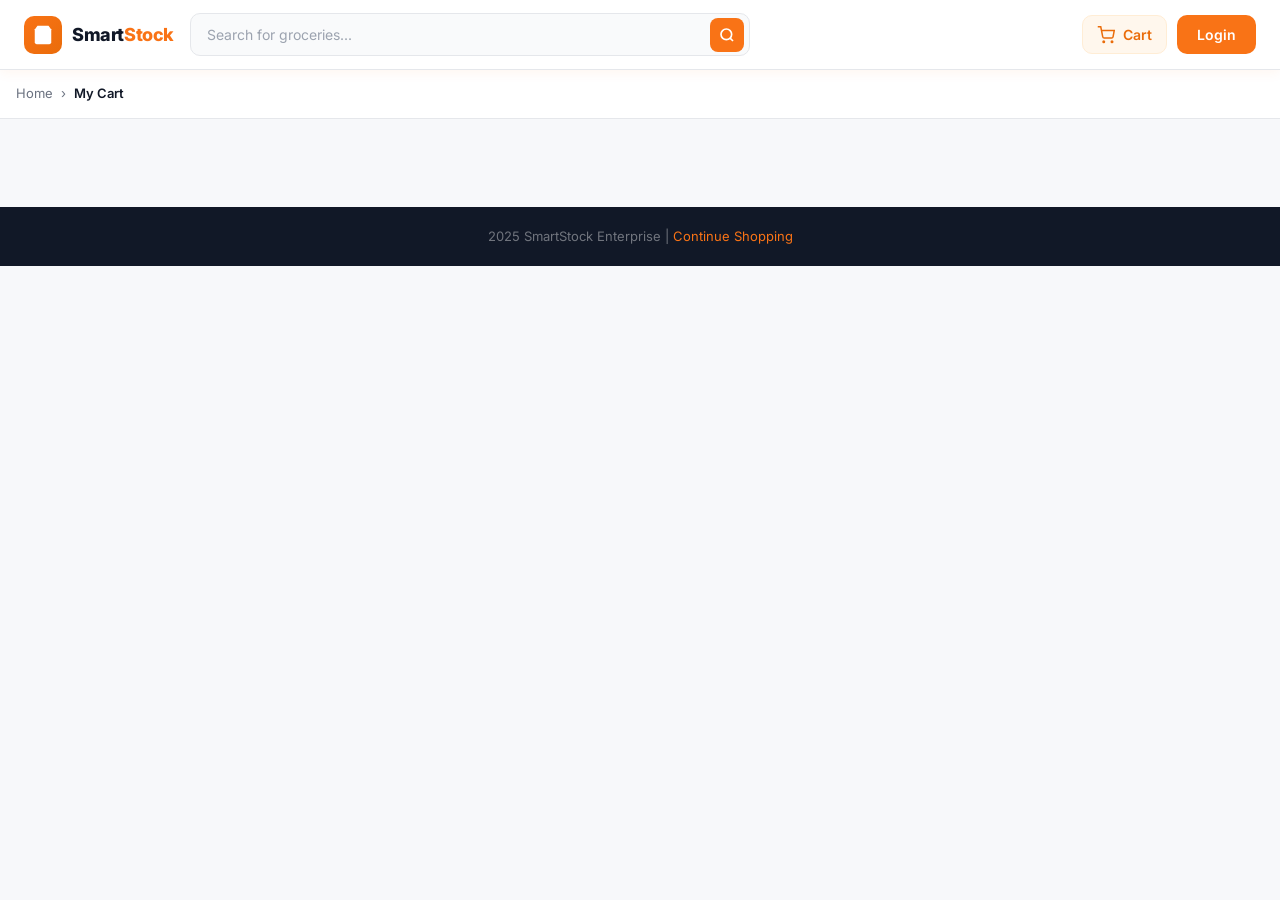
<file: frontend/cart.html>
<!DOCTYPE html>
<html lang="en">

<head>
    <meta charset="UTF-8">
    <meta name="viewport" content="width=device-width, initial-scale=1.0">
    <title>Cart - SmartStock Enterprise</title>
    <meta name="description" content="Review your cart items including smart-locked limited stock products.">
    <link rel="preconnect" href="https://fonts.googleapis.com">
    <link href="https://fonts.googleapis.com/css2?family=Inter:wght@300;400;500;600;700;800&display=swap"
        rel="stylesheet">
    <link href="https://cdn.jsdelivr.net/npm/bootstrap@5.3.2/dist/css/bootstrap.min.css" rel="stylesheet">
    <link rel="stylesheet" href="style.css">
</head>

<body>

    <!-- NAVBAR -->
    <nav class="navbar-main">
        <div class="container-fluid">
            <a href="index.html" class="brand-logo">
                <div class="logo-icon">
                    <svg viewBox="0 0 24 24" xmlns="http://www.w3.org/2000/svg">
                        <path d="M6 2L3 6v14a2 2 0 002 2h14a2 2 0 002-2V6l-3-4z" />
                        <line x1="3" y1="6" x2="21" y2="6" stroke="white" stroke-width="1" fill="none" />
                        <path d="M16 10a4 4 0 01-8 0" fill="none" stroke="white" stroke-width="1.5" />
                    </svg>
                </div>
                <div class="logo-text">Smart<span>Stock</span></div>
            </a>
            <div class="search-wrap">
                <input type="text" id="search-input" placeholder="Search for groceries...">
                <button class="search-btn" onclick="window.location.href='index.html'">
                    <svg width="16" height="16" fill="none" stroke="currentColor" stroke-width="2.5"
                        viewBox="0 0 24 24">
                        <circle cx="11" cy="11" r="8" />
                        <line x1="21" y1="21" x2="16.65" y2="16.65" />
                    </svg>
                </button>
            </div>
            <div class="navbar-right">
                <a href="cart.html" class="btn-cart">
                    <svg width="18" height="18" fill="none" stroke="currentColor" stroke-width="2" viewBox="0 0 24 24">
                        <circle cx="9" cy="21" r="1" />
                        <circle cx="20" cy="21" r="1" />
                        <path d="M1 1h4l2.68 13.39a2 2 0 002 1.61h9.72a2 2 0 002-1.61L23 6H6" />
                    </svg>
                    Cart
                    <span class="cart-badge" style="display:none">0</span>
                </a>
                <button class="btn-login" onclick="window.location.href='index.html'">Continue Shopping</button>
            </div>
        </div>
    </nav>

    <!-- Page Header -->
    <div class="page-header-strip">
        <div class="page-container">
            <div class="breadcrumb-nav">
                <a href="index.html">Home</a>
                <span class="sep">›</span>
                <span class="current">My Cart</span>
            </div>
        </div>
    </div>

    <!-- CART CONTENT -->
    <div class="page-container" style="padding-top:28px;padding-bottom:60px">
        <div class="cart-page-layout" id="cart-items-wrap">

            <!-- Left: Cart Items -->
            <div>
                <!-- Delivery Banner -->
                <div class="delivery-tag" style="margin-bottom:20px">
                    <svg width="20" height="20" fill="none" stroke="currentColor" stroke-width="2" viewBox="0 0 24 24">
                        <rect x="1" y="3" width="15" height="13" />
                        <polygon points="16 8 20 8 23 11 23 16 16 16 16 8" />
                        <circle cx="5.5" cy="18.5" r="2.5" />
                        <circle cx="18.5" cy="18.5" r="2.5" />
                    </svg>
                    <div class="del-text">Free delivery on this order! Orders above Rs.499 get free delivery.</div>
                </div>

                <!-- Normal Items -->
                <div class="cart-section-title">
                    Regular Items
                    <span class="cart-badge-count" id="normal-count">0</span>
                </div>
                <div id="normal-items">
                    <div style="color:var(--gray-400);font-size:14px;padding:20px 0">Loading cart...</div>
                </div>

                <!-- Locked Items -->
                <div id="locked-section" style="margin-top:28px">
                    <div class="cart-section-title">
                        <svg width="18" height="18" fill="none" stroke="currentColor" stroke-width="2.5"
                            viewBox="0 0 24 24" style="color:var(--warning)">
                            <rect x="3" y="11" width="18" height="11" rx="2" />
                            <path d="M7 11V7a5 5 0 0 1 10 0v4" />
                        </svg>
                        Limited Stock - Locked for You
                        <span class="cart-badge-count" id="locked-count" style="background:var(--warning)">0</span>
                    </div>
                    <div
                        style="background:rgba(217,119,6,0.06);border:1px solid rgba(217,119,6,0.15);border-radius:10px;padding:10px 14px;font-size:13px;color:var(--warning);margin-bottom:16px;font-weight:500">
                        These items are reserved exclusively for you. Complete checkout before the timer expires.
                    </div>
                    <div id="locked-items"></div>
                </div>
            </div>

            <!-- Right: Order Summary -->
            <div>
                <div class="cart-summary-box">
                    <div class="summary-title">Order Summary</div>

                    <div class="summary-row">
                        <span>Subtotal</span>
                        <span id="sum-subtotal">Rs.0</span>
                    </div>
                    <div class="summary-row">
                        <span>Delivery</span>
                        <span id="sum-delivery">Rs.40</span>
                    </div>
                    <div class="summary-row" style="color:var(--success)">
                        <span>Discount</span>
                        <span id="sum-discount">-Rs.0</span>
                    </div>
                    <div class="summary-row total">
                        <span>Total</span>
                        <span id="sum-total">Rs.0</span>
                    </div>

                    <div class="summary-savings" id="sum-savings" style="display:none">
                        You are saving money on this order!
                    </div>

                    <a href="checkout.html" class="btn-checkout" id="btn-to-checkout">
                        Proceed to Checkout
                        <svg width="16" height="16" fill="none" stroke="currentColor" stroke-width="2.5"
                            viewBox="0 0 24 24" style="display:inline;margin-left:6px">
                            <line x1="5" y1="12" x2="19" y2="12" />
                            <polyline points="12 5 19 12 12 19" />
                        </svg>
                    </a>

                    <div
                        style="display:flex;align-items:center;justify-content:center;gap:12px;margin-top:18px;flex-wrap:wrap">
                        <img src="https://upload.wikimedia.org/wikipedia/commons/thumb/8/89/Razorpay_logo.svg/200px-Razorpay_logo.svg.png"
                            alt="Razorpay" style="height:18px;filter:grayscale(1);opacity:0.5"
                            onerror="this.style.display='none'">
                        <div style="display:flex;gap:6px;align-items:center;opacity:0.5">
                            <svg width="12" height="12" fill="none" stroke="currentColor" stroke-width="2"
                                viewBox="0 0 24 24">
                                <rect x="3" y="11" width="18" height="11" rx="2" />
                                <path d="M7 11V7a5 5 0 0 1 10 0v4" />
                            </svg>
                            <span style="font-size:11px;color:var(--gray-500)">256-bit SSL Secure</span>
                        </div>
                    </div>
                </div>

                <!-- Why SmartStock -->
                <div class="cart-summary-box" style="margin-top:16px">
                    <div style="font-size:13px;font-weight:700;color:var(--dark);margin-bottom:14px">Why SmartStock?
                    </div>
                    <div style="display:flex;flex-direction:column;gap:10px">
                        <div style="display:flex;gap:10px;align-items:flex-start">
                            <div
                                style="width:8px;height:8px;background:var(--primary);border-radius:50%;margin-top:5px;flex-shrink:0">
                            </div>
                            <div style="font-size:12.5px;color:var(--gray-600)">7-minute atomic locking prevents
                                over-selling</div>
                        </div>
                        <div style="display:flex;gap:10px;align-items:flex-start">
                            <div
                                style="width:8px;height:8px;background:var(--success);border-radius:50%;margin-top:5px;flex-shrink:0">
                            </div>
                            <div style="font-size:12.5px;color:var(--gray-600)">100% fresh quality guarantee on all
                                items</div>
                        </div>
                        <div style="display:flex;gap:10px;align-items:flex-start">
                            <div
                                style="width:8px;height:8px;background:#3B82F6;border-radius:50%;margin-top:5px;flex-shrink:0">
                            </div>
                            <div style="font-size:12.5px;color:var(--gray-600)">Secure Razorpay payment processing</div>
                        </div>
                    </div>
                </div>
            </div>
        </div>
    </div>

    <!-- Footer minimal -->
    <div style="background:var(--dark);color:rgba(255,255,255,0.4);text-align:center;padding:20px;font-size:13px">
        2025 SmartStock Enterprise | <a href="index.html" style="color:var(--primary)">Continue Shopping</a>
    </div>

    <script src="https://cdn.jsdelivr.net/npm/bootstrap@5.3.2/dist/js/bootstrap.bundle.min.js"></script>
    <script src="script.js"></script>
    <script>
        // Update counts after render
        document.addEventListener('DOMContentLoaded', () => {
            setTimeout(() => {
                const nc = document.getElementById('normal-count');
                const lc = document.getElementById('locked-count');
                const cart = JSON.parse(localStorage.getItem('sme_cart') || '[]');
                if (nc) nc.textContent = cart.filter(i => !i.locked).length;
                if (lc) lc.textContent = cart.filter(i => i.locked).length;
            }, 100);
        });
    </script>
</body>

</html>
</file>
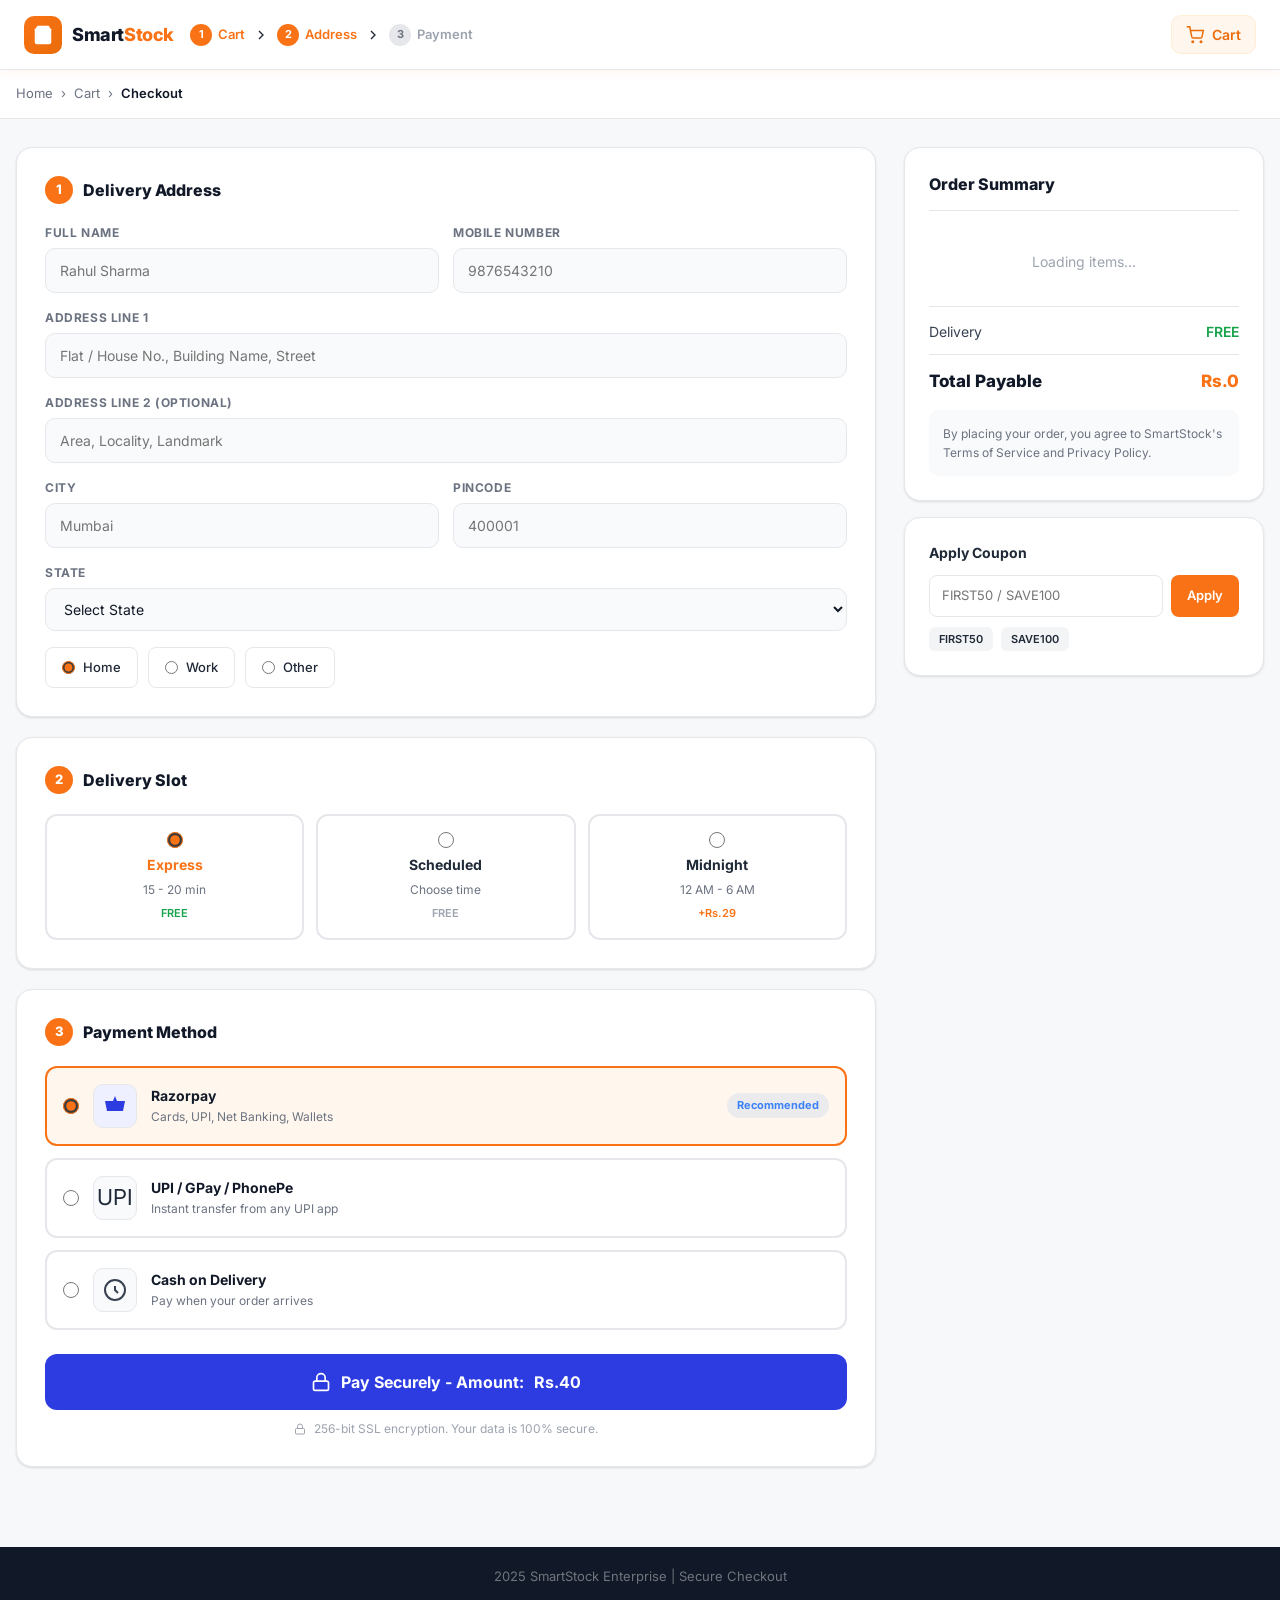
<file: frontend/checkout.html>
<!DOCTYPE html>
<html lang="en">

<head>
    <meta charset="UTF-8">
    <meta name="viewport" content="width=device-width, initial-scale=1.0">
    <title>Checkout - SmartStock Enterprise</title>
    <meta name="description" content="Secure checkout with Razorpay payment gateway.">
    <link rel="preconnect" href="https://fonts.googleapis.com">
    <link href="https://fonts.googleapis.com/css2?family=Inter:wght@300;400;500;600;700;800&display=swap"
        rel="stylesheet">
    <link href="https://cdn.jsdelivr.net/npm/bootstrap@5.3.2/dist/css/bootstrap.min.css" rel="stylesheet">
    <link rel="stylesheet" href="style.css">
</head>

<body>

    <!-- NAVBAR -->
    <nav class="navbar-main">
        <div class="container-fluid">
            <a href="index.html" class="brand-logo">
                <div class="logo-icon">
                    <svg viewBox="0 0 24 24">
                        <path d="M6 2L3 6v14a2 2 0 002 2h14a2 2 0 002-2V6l-3-4z" />
                        <line x1="3" y1="6" x2="21" y2="6" stroke="white" stroke-width="1" fill="none" />
                        <path d="M16 10a4 4 0 01-8 0" fill="none" stroke="white" stroke-width="1.5" />
                    </svg>
                </div>
                <div class="logo-text">Smart<span>Stock</span></div>
            </a>
            <!-- Checkout Steps -->
            <div style="display:flex;align-items:center;gap:8px;font-size:13px;font-weight:600" id="checkout-steps">
                <span style="display:flex;align-items:center;gap:6px;color:var(--primary)">
                    <span
                        style="width:22px;height:22px;border-radius:50%;background:var(--primary);color:white;font-size:11px;display:flex;align-items:center;justify-content:center;font-weight:700">1</span>
                    Cart
                </span>
                <svg width="16" height="16" fill="none" stroke="currentColor" stroke-width="2" viewBox="0 0 24 24">
                    <polyline points="9 18 15 12 9 6" />
                </svg>
                <span style="display:flex;align-items:center;gap:6px;color:var(--primary)">
                    <span
                        style="width:22px;height:22px;border-radius:50%;background:var(--primary);color:white;font-size:11px;display:flex;align-items:center;justify-content:center;font-weight:700">2</span>
                    Address
                </span>
                <svg width="16" height="16" fill="none" stroke="currentColor" stroke-width="2" viewBox="0 0 24 24">
                    <polyline points="9 18 15 12 9 6" />
                </svg>
                <span style="display:flex;align-items:center;gap:6px;color:var(--gray-400)">
                    <span
                        style="width:22px;height:22px;border-radius:50%;background:var(--gray-200);color:var(--gray-500);font-size:11px;display:flex;align-items:center;justify-content:center;font-weight:700">3</span>
                    Payment
                </span>
            </div>
            <div class="navbar-right">
                <a href="cart.html" class="btn-cart">
                    <svg width="18" height="18" fill="none" stroke="currentColor" stroke-width="2" viewBox="0 0 24 24">
                        <circle cx="9" cy="21" r="1" />
                        <circle cx="20" cy="21" r="1" />
                        <path d="M1 1h4l2.68 13.39a2 2 0 002 1.61h9.72a2 2 0 002-1.61L23 6H6" />
                    </svg>
                    Cart <span class="cart-badge" style="display:none">0</span>
                </a>
            </div>
        </div>
    </nav>

    <!-- SUCCESS PAGE -->
    <div id="order-success" style="display:none">
        <div class="page-container" style="padding-top:60px;padding-bottom:60px">
            <div class="success-page">
                <div class="success-card">
                    <div class="success-icon">
                        <svg width="40" height="40" fill="none" stroke="#16A34A" stroke-width="2.5" viewBox="0 0 24 24">
                            <polyline points="20 6 9 17 4 12" />
                        </svg>
                    </div>
                    <h2>Order Placed Successfully!</h2>
                    <p>Thank you for shopping with SmartStock Enterprise.</p>
                    <p>Your order <strong class="success-order-id" id="success-order-id">SSE-XXXX</strong> is confirmed.
                    </p>
                    <p style="margin-top:6px">Amount paid: <strong id="success-amount"
                            style="color:var(--primary)"></strong></p>
                    <div
                        style="background:var(--gray-50);border:1.5px solid var(--gray-200);border-radius:12px;padding:16px;margin:24px 0;text-align:left">
                        <div style="font-size:13px;color:var(--gray-500);margin-bottom:8px;font-weight:600">DELIVERY
                            ESTIMATE</div>
                        <div style="font-size:24px;font-weight:800;color:var(--dark)">15 - 20 minutes</div>
                        <div style="font-size:13px;color:var(--gray-500);margin-top:4px">Our delivery partner is already
                            on the way</div>
                    </div>
                    <a href="index.html" class="btn-shop-now" style="display:flex;justify-content:center;margin:0 auto">
                        Continue Shopping
                    </a>
                </div>
            </div>
        </div>
    </div>

    <!-- CHECKOUT FORM -->
    <div id="checkout-form-area">
        <div class="page-header-strip">
            <div class="page-container">
                <div class="breadcrumb-nav">
                    <a href="index.html">Home</a>
                    <span class="sep">›</span>
                    <a href="cart.html">Cart</a>
                    <span class="sep">›</span>
                    <span class="current">Checkout</span>
                </div>
            </div>
        </div>

        <div class="page-container" style="padding-top:28px;padding-bottom:60px">
            <div class="checkout-layout">

                <!-- Left: Forms -->
                <div>
                    <!-- Delivery Address -->
                    <div class="checkout-card">
                        <div class="checkout-card-title">
                            <span class="step-badge">1</span>
                            Delivery Address
                        </div>
                        <div class="form-row">
                            <div class="form-group">
                                <label>Full Name</label>
                                <input type="text" id="chk-name" placeholder="Rahul Sharma">
                            </div>
                            <div class="form-group">
                                <label>Mobile Number</label>
                                <input type="tel" id="chk-phone" placeholder="9876543210" maxlength="10">
                            </div>
                        </div>
                        <div class="form-group">
                            <label>Address Line 1</label>
                            <input type="text" id="chk-addr1" placeholder="Flat / House No., Building Name, Street">
                        </div>
                        <div class="form-group">
                            <label>Address Line 2 (Optional)</label>
                            <input type="text" id="chk-addr2" placeholder="Area, Locality, Landmark">
                        </div>
                        <div class="form-row">
                            <div class="form-group">
                                <label>City</label>
                                <input type="text" id="chk-city" placeholder="Mumbai">
                            </div>
                            <div class="form-group">
                                <label>Pincode</label>
                                <input type="text" id="chk-pin" placeholder="400001" maxlength="6">
                            </div>
                        </div>
                        <div class="form-group">
                            <label>State</label>
                            <select id="chk-state">
                                <option value="">Select State</option>
                                <option>Maharashtra</option>
                                <option>Delhi</option>
                                <option>Karnataka</option>
                                <option>Tamil Nadu</option>
                                <option>Gujarat</option>
                                <option>Rajasthan</option>
                                <option>West Bengal</option>
                                <option>Uttar Pradesh</option>
                                <option>Telangana</option>
                                <option>Kerala</option>
                                <option>Punjab</option>
                                <option>Haryana</option>
                            </select>
                        </div>
                        <div style="display:flex;gap:10px;flex-wrap:wrap">
                            <label
                                style="display:flex;align-items:center;gap:8px;cursor:pointer;padding:10px 16px;border:1.5px solid var(--gray-200);border-radius:8px;font-size:13px;font-weight:500">
                                <input type="radio" name="addr-type" value="home" checked
                                    style="accent-color:var(--primary)"> Home
                            </label>
                            <label
                                style="display:flex;align-items:center;gap:8px;cursor:pointer;padding:10px 16px;border:1.5px solid var(--gray-200);border-radius:8px;font-size:13px;font-weight:500">
                                <input type="radio" name="addr-type" value="work" style="accent-color:var(--primary)">
                                Work
                            </label>
                            <label
                                style="display:flex;align-items:center;gap:8px;cursor:pointer;padding:10px 16px;border:1.5px solid var(--gray-200);border-radius:8px;font-size:13px;font-weight:500">
                                <input type="radio" name="addr-type" value="other" style="accent-color:var(--primary)">
                                Other
                            </label>
                        </div>
                    </div>

                    <!-- Delivery Slot -->
                    <div class="checkout-card">
                        <div class="checkout-card-title">
                            <span class="step-badge">2</span>
                            Delivery Slot
                        </div>
                        <div style="display:grid;grid-template-columns:repeat(3,1fr);gap:12px">
                            <label class="payment-method-card" style="flex-direction:column;gap:6px;">
                                <input type="radio" name="slot" value="express" checked
                                    style="accent-color:var(--primary)">
                                <div style="font-weight:700;font-size:14px;color:var(--primary)">Express</div>
                                <div style="font-size:12px;color:var(--gray-500)">15 - 20 min</div>
                                <div style="font-size:11px;font-weight:600;color:var(--success)">FREE</div>
                            </label>
                            <label class="payment-method-card" style="flex-direction:column;gap:6px;">
                                <input type="radio" name="slot" value="scheduled" style="accent-color:var(--primary)">
                                <div style="font-weight:700;font-size:14px">Scheduled</div>
                                <div style="font-size:12px;color:var(--gray-500)">Choose time</div>
                                <div style="font-size:11px;font-weight:600;color:var(--gray-400)">FREE</div>
                            </label>
                            <label class="payment-method-card" style="flex-direction:column;gap:6px;">
                                <input type="radio" name="slot" value="midnight" style="accent-color:var(--primary)">
                                <div style="font-weight:700;font-size:14px">Midnight</div>
                                <div style="font-size:12px;color:var(--gray-500)">12 AM - 6 AM</div>
                                <div style="font-size:11px;font-weight:600;color:var(--primary)">+Rs.29</div>
                            </label>
                        </div>
                    </div>

                    <!-- Payment Method -->
                    <div class="checkout-card">
                        <div class="checkout-card-title">
                            <span class="step-badge">3</span>
                            Payment Method
                        </div>
                        <div class="payment-methods">
                            <div class="payment-method-card selected" onclick="selectPayment('razorpay', this)">
                                <input type="radio" name="payment" value="razorpay" checked>
                                <div class="payment-method-icon" style="background:#EEF0FF">
                                    <svg width="24" height="24" viewBox="0 0 24 24" fill="#2D3CE1">
                                        <path d="M2 7h20l-2 10H4L2 7z" />
                                        <path d="M12 2l-2 5h4l-2-5z" />
                                    </svg>
                                </div>
                                <div class="payment-method-info">
                                    <div class="payment-method-name">Razorpay</div>
                                    <div class="payment-method-desc">Cards, UPI, Net Banking, Wallets</div>
                                </div>
                                <span class="chip chip-blue">Recommended</span>
                            </div>
                            <div class="payment-method-card" onclick="selectPayment('upi', this)">
                                <input type="radio" name="payment" value="upi">
                                <div class="payment-method-icon">
                                    <img src="https://upload.wikimedia.org/wikipedia/commons/thumb/e/e1/UPI-Logo-vector.svg/120px-UPI-Logo-vector.svg.png"
                                        alt="UPI" style="width:36px;height:auto"
                                        onerror="this.parentElement.innerHTML='UPI'">
                                </div>
                                <div class="payment-method-info">
                                    <div class="payment-method-name">UPI / GPay / PhonePe</div>
                                    <div class="payment-method-desc">Instant transfer from any UPI app</div>
                                </div>
                            </div>
                            <div class="payment-method-card" onclick="selectPayment('cod', this)">
                                <input type="radio" name="payment" value="cod">
                                <div class="payment-method-icon">
                                    <svg width="24" height="24" fill="none" stroke="#374151" stroke-width="2"
                                        viewBox="0 0 24 24">
                                        <circle cx="12" cy="12" r="10" />
                                        <path d="M12 8v4l3 3" />
                                    </svg>
                                </div>
                                <div class="payment-method-info">
                                    <div class="payment-method-name">Cash on Delivery</div>
                                    <div class="payment-method-desc">Pay when your order arrives</div>
                                </div>
                            </div>
                        </div>

                        <div style="margin-top:24px">
                            <button class="btn-razorpay" onclick="initiateRazorpay()">
                                <svg width="20" height="20" fill="none" stroke="currentColor" stroke-width="2"
                                    viewBox="0 0 24 24">
                                    <rect x="3" y="11" width="18" height="11" rx="2" />
                                    <path d="M7 11V7a5 5 0 0 1 10 0v4" />
                                </svg>
                                Pay Securely - Amount: <span id="rzp-amount">Rs.0</span>
                            </button>
                            <div
                                style="text-align:center;margin-top:10px;font-size:12px;color:var(--gray-400);display:flex;align-items:center;justify-content:center;gap:8px">
                                <svg width="12" height="12" fill="none" stroke="currentColor" stroke-width="2"
                                    viewBox="0 0 24 24">
                                    <rect x="3" y="11" width="18" height="11" rx="2" />
                                    <path d="M7 11V7a5 5 0 0 1 10 0v4" />
                                </svg>
                                256-bit SSL encryption. Your data is 100% secure.
                            </div>
                        </div>
                    </div>
                </div>

                <!-- Right: Order Summary -->
                <div>
                    <div class="cart-summary-box">
                        <div class="summary-title">Order Summary</div>
                        <div id="checkout-order-items">
                            <div style="color:var(--gray-400);font-size:14px;text-align:center;padding:20px">Loading
                                items...</div>
                        </div>
                        <div class="summary-row"
                            style="margin-top:14px;padding-top:14px;border-top:1.5px solid var(--gray-200)">
                            <span>Delivery</span>
                            <span style="color:var(--success);font-weight:600">FREE</span>
                        </div>
                        <div class="summary-row total">
                            <span>Total Payable</span>
                            <span id="checkout-total" style="color:var(--primary)">Rs.0</span>
                        </div>
                        <div
                            style="margin-top:16px;padding:14px;background:var(--gray-50);border-radius:10px;font-size:12px;color:var(--gray-500);line-height:1.6">
                            By placing your order, you agree to SmartStock's Terms of Service and Privacy Policy.
                        </div>
                    </div>

                    <!-- Coupon -->
                    <div class="cart-summary-box" style="margin-top:16px">
                        <div style="font-size:14px;font-weight:700;margin-bottom:12px;">Apply Coupon</div>
                        <div style="display:flex;gap:8px">
                            <input type="text" id="coupon-input" placeholder="FIRST50 / SAVE100"
                                style="flex:1;border:1.5px solid var(--gray-200);border-radius:8px;padding:10px 12px;font-size:13px;outline:none;font-family:Inter,sans-serif">
                            <button onclick="applyCoupon()"
                                style="background:var(--primary);color:white;border:none;border-radius:8px;padding:10px 16px;font-family:Inter,sans-serif;font-size:13px;font-weight:600;cursor:pointer">Apply</button>
                        </div>
                        <div style="display:flex;gap:8px;margin-top:10px;flex-wrap:wrap">
                            <span onclick="document.getElementById('coupon-input').value='FIRST50'"
                                style="background:var(--gray-100);border:1px dashed var(--gray-300);border-radius:6px;padding:4px 10px;font-size:11px;cursor:pointer;font-weight:600">FIRST50</span>
                            <span onclick="document.getElementById('coupon-input').value='SAVE100'"
                                style="background:var(--gray-100);border:1px dashed var(--gray-300);border-radius:6px;padding:4px 10px;font-size:11px;cursor:pointer;font-weight:600">SAVE100</span>
                        </div>
                    </div>
                </div>
            </div>
        </div>
    </div>

    <div style="background:var(--dark);color:rgba(255,255,255,0.4);text-align:center;padding:20px;font-size:13px">
        2025 SmartStock Enterprise | Secure Checkout
    </div>

    <script src="https://checkout.razorpay.com/v1/checkout.js"></script>
    <script src="https://cdn.jsdelivr.net/npm/bootstrap@5.3.2/dist/js/bootstrap.bundle.min.js"></script>
    <script src="script.js"></script>
    <script>
        function selectPayment(method, card) {
            document.querySelectorAll('.payment-method-card').forEach(c => c.classList.remove('selected'));
            card.classList.add('selected');
            const radio = card.querySelector('input[type=radio]');
            if (radio) radio.checked = true;
        }

        function applyCoupon() {
            const v = document.getElementById('coupon-input').value.trim().toUpperCase();
            if (v === 'FIRST50') showToast('Coupon FIRST50 applied! Rs.50 off', 'success');
            else if (v === 'SAVE100') showToast('Coupon SAVE100 applied! Rs.100 off', 'success');
            else showToast('Invalid coupon code', 'error');
        }

        document.addEventListener('DOMContentLoaded', () => {
            const cart = JSON.parse(localStorage.getItem('sme_cart') || '[]');
            const subtotal = cart.reduce((s, i) => s + i.price * i.qty, 0);
            const total = subtotal + (subtotal > 499 ? 0 : 40);
            const rzpAmt = document.getElementById('rzp-amount');
            if (rzpAmt) rzpAmt.textContent = `Rs.${total.toLocaleString('en-IN')}`;
        });
    </script>
</body>

</html>
</file>
<file: frontend/style.css>
/* =============================================
   SmartStock Enterprise - Design System
   Primary: #F97316 (Zepto Orange)
   ============================================= */

@import url('https://fonts.googleapis.com/css2?family=Inter:wght@300;400;500;600;700;800&display=swap');

:root {
    --primary: #F97316;
    --primary-dark: #EA6C0A;
    --primary-light: #FFF7ED;
    --primary-subtle: #FFEDD5;
    --success: #16A34A;
    --warning: #D97706;
    --danger: #DC2626;
    --dark: #111827;
    --gray-900: #1F2937;
    --gray-700: #374151;
    --gray-500: #6B7280;
    --gray-400: #9CA3AF;
    --gray-200: #E5E7EB;
    --gray-100: #F3F4F6;
    --gray-50: #F9FAFB;
    --white: #FFFFFF;
    --shadow-sm: 0 1px 3px rgba(0, 0, 0, 0.08), 0 1px 2px rgba(0, 0, 0, 0.05);
    --shadow-md: 0 4px 16px rgba(0, 0, 0, 0.08);
    --shadow-lg: 0 10px 40px rgba(0, 0, 0, 0.10);
    --radius: 16px;
    --radius-sm: 8px;
    --radius-xs: 6px;
    --transition: 0.22s ease;
    --navbar-h: 70px;
    --sidebar-w: 220px;
}

* {
    box-sizing: border-box;
    margin: 0;
    padding: 0;
}

html {
    scroll-behavior: smooth;
}

body {
    font-family: 'Inter', system-ui, sans-serif;
    background: #f7f8fa;
    color: var(--gray-900);
    font-size: 15px;
    line-height: 1.5;
}

a {
    text-decoration: none;
    color: inherit;
}

img {
    display: block;
}

/* =============================================
   SCROLLBAR
   ============================================= */
::-webkit-scrollbar {
    width: 6px;
    height: 6px;
}

::-webkit-scrollbar-track {
    background: var(--gray-100);
}

::-webkit-scrollbar-thumb {
    background: var(--gray-400);
    border-radius: 10px;
}

::-webkit-scrollbar-thumb:hover {
    background: var(--primary);
}

/* =============================================
   NAVBAR
   ============================================= */
.navbar-main {
    position: sticky;
    top: 0;
    z-index: 1050;
    background: var(--white);
    border-bottom: 1.5px solid var(--gray-200);
    height: var(--navbar-h);
    box-shadow: 0 2px 12px rgba(249, 115, 22, 0.07);
}

.navbar-main .container-fluid {
    display: flex;
    align-items: center;
    gap: 16px;
    height: 100%;
    padding: 0 24px;
}

.brand-logo {
    display: flex;
    align-items: center;
    gap: 10px;
    flex-shrink: 0;
    text-decoration: none;
}

.brand-logo .logo-icon {
    width: 38px;
    height: 38px;
    background: linear-gradient(135deg, var(--primary), var(--primary-dark));
    border-radius: 10px;
    display: flex;
    align-items: center;
    justify-content: center;
}

.brand-logo .logo-icon svg {
    width: 22px;
    height: 22px;
    fill: white;
}

.brand-logo .logo-text {
    font-size: 18px;
    font-weight: 800;
    color: var(--dark);
    letter-spacing: -0.4px;
}

.brand-logo .logo-text span {
    color: var(--primary);
}

/* Location Selector */
.location-selector {
    display: flex;
    align-items: center;
    gap: 6px;
    padding: 7px 12px;
    border: 1.5px solid var(--gray-200);
    border-radius: var(--radius-sm);
    cursor: pointer;
    flex-shrink: 0;
    background: var(--gray-50);
    transition: border-color var(--transition);
    min-width: 140px;
}

.location-selector:hover {
    border-color: var(--primary);
}

.location-selector .loc-icon {
    color: var(--primary);
    flex-shrink: 0;
}

.location-selector .loc-content {
    overflow: hidden;
}

.location-selector .loc-label {
    font-size: 10px;
    color: var(--gray-500);
    font-weight: 500;
    text-transform: uppercase;
    letter-spacing: 0.5px;
}

.location-selector .loc-value {
    font-size: 13px;
    font-weight: 600;
    color: var(--dark);
    white-space: nowrap;
    overflow: hidden;
    text-overflow: ellipsis;
}

/* Search Bar */
.search-wrap {
    flex: 1;
    max-width: 560px;
    position: relative;
}

.search-wrap input {
    width: 100%;
    border: 1.5px solid var(--gray-200);
    border-radius: 10px;
    padding: 10px 48px 10px 16px;
    font-size: 14px;
    font-family: 'Inter', sans-serif;
    outline: none;
    background: var(--gray-50);
    transition: all var(--transition);
    color: var(--dark);
}

.search-wrap input:focus {
    border-color: var(--primary);
    background: var(--white);
    box-shadow: 0 0 0 3px rgba(249, 115, 22, 0.12);
}

.search-wrap input::placeholder {
    color: var(--gray-400);
}

.search-wrap .search-btn {
    position: absolute;
    right: 6px;
    top: 50%;
    transform: translateY(-50%);
    background: var(--primary);
    border: none;
    border-radius: 8px;
    width: 34px;
    height: 34px;
    display: flex;
    align-items: center;
    justify-content: center;
    cursor: pointer;
    transition: background var(--transition);
}

.search-wrap .search-btn:hover {
    background: var(--primary-dark);
}

.search-wrap .search-btn svg {
    color: white;
    width: 16px;
    height: 16px;
}

/* Navbar Right */
.navbar-right {
    display: flex;
    align-items: center;
    gap: 10px;
    flex-shrink: 0;
    margin-left: auto;
}

.btn-cart {
    position: relative;
    display: flex;
    align-items: center;
    gap: 8px;
    background: var(--primary-light);
    border: 1.5px solid var(--primary-subtle);
    border-radius: 10px;
    padding: 8px 14px;
    cursor: pointer;
    font-family: 'Inter', sans-serif;
    font-weight: 600;
    font-size: 14px;
    color: var(--primary-dark);
    text-decoration: none;
    transition: all var(--transition);
}

.btn-cart:hover {
    background: var(--primary);
    color: white;
    border-color: var(--primary);
}

.cart-badge {
    position: absolute;
    top: -6px;
    right: -6px;
    background: var(--danger);
    color: white;
    font-size: 10px;
    font-weight: 700;
    width: 18px;
    height: 18px;
    border-radius: 50%;
    display: flex;
    align-items: center;
    justify-content: center;
    border: 2px solid white;
    transition: transform 0.2s ease;
}

.cart-badge.pop {
    transform: scale(1.4);
}

.btn-login {
    background: var(--primary);
    color: white;
    border: none;
    border-radius: 10px;
    padding: 9px 20px;
    font-family: 'Inter', sans-serif;
    font-size: 14px;
    font-weight: 600;
    cursor: pointer;
    transition: all var(--transition);
}

.btn-login:hover {
    background: var(--primary-dark);
    transform: translateY(-1px);
}

/* OTP Modal */
.otp-modal-overlay {
    position: fixed;
    inset: 0;
    background: rgba(0, 0, 0, 0.5);
    z-index: 9999;
    display: flex;
    align-items: center;
    justify-content: center;
    backdrop-filter: blur(4px);
    opacity: 0;
    pointer-events: none;
    transition: opacity 0.25s ease;
}

.otp-modal-overlay.show {
    opacity: 1;
    pointer-events: all;
}

.otp-modal {
    background: white;
    border-radius: 20px;
    padding: 36px;
    width: 360px;
    max-width: 90vw;
    box-shadow: var(--shadow-lg);
    transform: translateY(20px);
    transition: transform 0.25s ease;
}

.otp-modal-overlay.show .otp-modal {
    transform: translateY(0);
}

.otp-modal h3 {
    font-size: 22px;
    font-weight: 800;
    margin-bottom: 4px;
}

.otp-modal p {
    color: var(--gray-500);
    font-size: 14px;
    margin-bottom: 24px;
}

.otp-input-group {
    display: flex;
    border: 1.5px solid var(--gray-200);
    border-radius: 10px;
    overflow: hidden;
    margin-bottom: 14px;
    transition: border-color var(--transition);
}

.otp-input-group:focus-within {
    border-color: var(--primary);
}

.otp-flag {
    background: var(--gray-50);
    padding: 12px 14px;
    font-weight: 600;
    color: var(--gray-700);
    border-right: 1.5px solid var(--gray-200);
    font-size: 14px;
}

.otp-input-group input {
    flex: 1;
    border: none;
    padding: 12px 14px;
    font-size: 15px;
    font-family: 'Inter', sans-serif;
    outline: none;
}

.btn-send-otp {
    width: 100%;
    background: var(--primary);
    color: white;
    border: none;
    border-radius: 10px;
    padding: 13px;
    font-family: 'Inter', sans-serif;
    font-size: 15px;
    font-weight: 700;
    cursor: pointer;
    transition: background var(--transition);
}

.btn-send-otp:hover {
    background: var(--primary-dark);
}

/* =============================================
   HERO BANNER
   ============================================= */
.hero-section {
    position: relative;
    overflow: hidden;
    border-radius: var(--radius);
    margin: 20px 0 0;
    height: 340px;
}

.hero-section img {
    width: 100%;
    height: 100%;
    object-fit: cover;
}

.hero-overlay {
    position: absolute;
    inset: 0;
    background: linear-gradient(90deg, rgba(0, 0, 0, 0.62) 0%, rgba(0, 0, 0, 0.1) 70%, transparent 100%);
    display: flex;
    flex-direction: column;
    justify-content: center;
    padding: 48px;
}

.hero-tagline {
    font-size: 11px;
    font-weight: 700;
    letter-spacing: 2px;
    text-transform: uppercase;
    color: var(--primary);
    background: rgba(249, 115, 22, 0.15);
    border: 1px solid rgba(249, 115, 22, 0.4);
    border-radius: 20px;
    padding: 5px 14px;
    display: inline-block;
    margin-bottom: 16px;
    width: fit-content;
}

.hero-title {
    font-size: 38px;
    font-weight: 800;
    color: white;
    margin-bottom: 12px;
    line-height: 1.15;
    letter-spacing: -0.5px;
}

.hero-sub {
    font-size: 16px;
    color: rgba(255, 255, 255, 0.8);
    margin-bottom: 28px;
    max-width: 420px;
}

.btn-shop-now {
    display: inline-flex;
    align-items: center;
    gap: 8px;
    background: var(--primary);
    color: white;
    border: none;
    border-radius: 12px;
    padding: 14px 28px;
    font-family: 'Inter', sans-serif;
    font-size: 15px;
    font-weight: 700;
    cursor: pointer;
    transition: all 0.2s ease;
    width: fit-content;
    text-decoration: none;
}

.btn-shop-now:hover {
    background: var(--primary-dark);
    transform: translateY(-2px);
    box-shadow: 0 8px 25px rgba(249, 115, 22, 0.45);
    color: white;
}

/* Mini Stats Strip */
.stats-strip {
    display: flex;
    gap: 0;
    background: white;
    border-radius: var(--radius);
    border: 1.5px solid var(--gray-200);
    overflow: hidden;
    margin: 16px 0;
    box-shadow: var(--shadow-sm);
}

.stat-item {
    flex: 1;
    text-align: center;
    padding: 14px 12px;
    border-right: 1.5px solid var(--gray-200);
}

.stat-item:last-child {
    border-right: none;
}

.stat-num {
    font-size: 22px;
    font-weight: 800;
    color: var(--primary);
    line-height: 1;
}

.stat-label {
    font-size: 11px;
    color: var(--gray-500);
    font-weight: 500;
    margin-top: 3px;
}

/* =============================================
   LAYOUT: SIDEBAR + MAIN GRID
   ============================================= */
.main-layout {
    display: flex;
    gap: 20px;
    padding-bottom: 60px;
}

/* SIDEBAR */
.sidebar {
    width: var(--sidebar-w);
    flex-shrink: 0;
    position: sticky;
    top: calc(var(--navbar-h) + 16px);
    height: calc(100vh - var(--navbar-h) - 32px);
    overflow-y: auto;
    background: white;
    border-radius: var(--radius);
    border: 1.5px solid var(--gray-200);
    box-shadow: var(--shadow-sm);
    padding: 12px 0;
}

.sidebar-title {
    font-size: 11px;
    font-weight: 700;
    text-transform: uppercase;
    letter-spacing: 1px;
    color: var(--gray-400);
    padding: 8px 16px 12px;
}

.sidebar-item {
    display: flex;
    align-items: center;
    gap: 10px;
    padding: 10px 16px;
    cursor: pointer;
    border-left: 3px solid transparent;
    transition: all var(--transition);
    font-size: 13.5px;
    font-weight: 500;
    color: var(--gray-700);
}

.sidebar-item:hover {
    background: var(--primary-light);
    color: var(--primary);
    border-left-color: var(--primary);
}

.sidebar-item.active {
    background: var(--primary-light);
    color: var(--primary);
    border-left-color: var(--primary);
    font-weight: 700;
}

.sidebar-item .cat-img {
    width: 28px;
    height: 28px;
    border-radius: 6px;
    object-fit: cover;
    flex-shrink: 0;
}

/* MAIN PRODUCT AREA */
.products-area {
    flex: 1;
    min-width: 0;
}

/* Section Header */
.section-header {
    display: flex;
    align-items: center;
    justify-content: space-between;
    margin-bottom: 18px;
}

.section-title {
    font-size: 22px;
    font-weight: 800;
    color: var(--dark);
    letter-spacing: -0.3px;
}

.section-title span {
    color: var(--primary);
}

.view-all-link {
    font-size: 13px;
    font-weight: 600;
    color: var(--primary);
    cursor: pointer;
    display: flex;
    align-items: center;
    gap: 4px;
    transition: gap var(--transition);
}

.view-all-link:hover {
    gap: 8px;
}

/* Mobile Category Horizontal Scroll */
.mobile-categories {
    display: none;
    overflow-x: auto;
    gap: 10px;
    padding: 4px 0 12px;
    scrollbar-width: none;
    margin-bottom: 16px;
}

.mobile-categories::-webkit-scrollbar {
    display: none;
}

.mobile-cat-pill {
    display: flex;
    align-items: center;
    gap: 6px;
    background: white;
    border: 1.5px solid var(--gray-200);
    border-radius: 30px;
    padding: 7px 14px;
    white-space: nowrap;
    cursor: pointer;
    font-size: 13px;
    font-weight: 500;
    color: var(--gray-700);
    transition: all var(--transition);
    flex-shrink: 0;
}

.mobile-cat-pill img {
    width: 22px;
    height: 22px;
    border-radius: 4px;
    object-fit: cover;
}

.mobile-cat-pill.active,
.mobile-cat-pill:hover {
    background: var(--primary);
    border-color: var(--primary);
    color: white;
}

/* =============================================
   PRODUCT GRID
   ============================================= */
.product-grid {
    display: grid;
    grid-template-columns: repeat(4, 1fr);
    gap: 18px;
}

/* PRODUCT CARD */
.product-card {
    background: white;
    border-radius: var(--radius);
    border: 1.5px solid var(--gray-200);
    overflow: hidden;
    transition: all var(--transition);
    position: relative;
    box-shadow: var(--shadow-sm);
    display: flex;
    flex-direction: column;
}

.product-card:hover {
    transform: translateY(-4px);
    box-shadow: var(--shadow-md);
    border-color: rgba(249, 115, 22, 0.3);
}

.product-card[data-stock="0"] {
    opacity: 0.7;
}

/* Product Image */
.product-img-wrap {
    position: relative;
    overflow: hidden;
    background: #f8f8f8;
    height: 140px;
    display: flex;
    align-items: center;
    justify-content: center;
    padding: 10px;
}

.product-img-wrap img {
    width: 100%;
    height: 100%;
    object-fit: contain;
    transition: transform 0.4s ease;
}

.product-card:hover .product-img-wrap img {
    transform: scale(1.04);
}

/* Flash Sale Badge */
.flash-badge {
    position: absolute;
    top: 10px;
    left: 10px;
    background: var(--danger);
    color: white;
    font-size: 10px;
    font-weight: 700;
    padding: 4px 10px;
    border-radius: 20px;
    text-transform: uppercase;
    letter-spacing: 0.5px;
}

.limited-badge {
    position: absolute;
    top: 10px;
    left: 10px;
    background: var(--warning);
    color: white;
    font-size: 10px;
    font-weight: 700;
    padding: 4px 10px;
    border-radius: 20px;
}

.sold-out-overlay {
    position: absolute;
    inset: 0;
    background: rgba(255, 255, 255, 0.75);
    display: flex;
    align-items: center;
    justify-content: center;
    font-weight: 700;
    font-size: 15px;
    color: var(--gray-500);
    letter-spacing: 0.5px;
}

/* Product Info */
.product-info {
    padding: 12px 14px 14px;
    flex: 1;
    display: flex;
    flex-direction: column;
    gap: 2px;
}

.product-name {
    font-size: 14px;
    font-weight: 600;
    color: var(--dark);
    margin-bottom: 3px;
    line-height: 1.35;
    display: -webkit-box;
    -webkit-line-clamp: 2;
    -webkit-box-orient: vertical;
    overflow: hidden;
}

.product-weight {
    font-size: 12px;
    color: var(--gray-400);
    margin-bottom: 6px;
}

/* Stock Indicator */
.stock-indicator {
    font-size: 11px;
    font-weight: 600;
    margin-bottom: 10px;
    display: flex;
    align-items: center;
    gap: 5px;
}

.stock-indicator::before {
    content: '';
    width: 7px;
    height: 7px;
    border-radius: 50%;
    display: inline-block;
    flex-shrink: 0;
}

.stock-in {
    color: var(--success);
}

.stock-in::before {
    background: var(--success);
    box-shadow: 0 0 0 3px rgba(22, 163, 74, 0.12);
}

.stock-limited {
    color: var(--warning);
}

.stock-limited::before {
    background: var(--warning);
    box-shadow: 0 0 0 3px rgba(217, 119, 6, 0.12);
}

.stock-flash {
    color: var(--danger);
}

.stock-flash::before {
    background: var(--danger);
    box-shadow: 0 0 0 3px rgba(220, 38, 38, 0.12);
    animation: pulse-dot 1.2s infinite;
}

@keyframes pulse-dot {

    0%,
    100% {
        box-shadow: 0 0 0 3px rgba(220, 38, 38, 0.12);
    }

    50% {
        box-shadow: 0 0 0 5px rgba(220, 38, 38, 0.20);
    }
}

.stock-out {
    color: var(--gray-400);
}

.stock-out::before {
    background: var(--gray-400);
}

/* Price Row */
.price-row {
    display: flex;
    align-items: center;
    gap: 8px;
    margin-top: auto;
}

.price-main {
    font-size: 17px;
    font-weight: 800;
    color: var(--dark);
}

.price-orig {
    font-size: 12px;
    color: var(--gray-400);
    text-decoration: line-through;
    font-weight: 400;
}

/* ADD Button */
.btn-add {
    width: 100%;
    background: white;
    border: 2px solid var(--primary);
    color: var(--primary);
    border-radius: 10px;
    padding: 8px 0;
    font-family: 'Inter', sans-serif;
    font-size: 13px;
    font-weight: 700;
    cursor: pointer;
    transition: all var(--transition);
    margin-top: 10px;
}

.btn-add:hover:not(:disabled) {
    background: var(--primary);
    color: white;
}

/* Quantity Counter */
.qty-counter {
    display: inline-flex;
    align-items: center;
    border: 2px solid var(--primary);
    border-radius: 8px;
    overflow: hidden;
    background: var(--primary);
    margin-top: 10px;
}

.qty-btn {
    background: var(--primary);
    border: none;
    color: white;
    width: 30px;
    height: 30px;
    font-size: 18px;
    font-weight: 700;
    cursor: pointer;
    transition: background var(--transition);
    display: flex;
    align-items: center;
    justify-content: center;
    line-height: 1;
}

.qty-btn:hover {
    background: var(--primary-dark);
}

.qty-num {
    background: white;
    color: var(--primary);
    font-weight: 800;
    font-size: 14px;
    min-width: 32px;
    height: 30px;
    text-align: center;
    border-left: 2px solid var(--primary);
    border-right: 2px solid var(--primary);
    display: flex;
    align-items: center;
    justify-content: center;
}

/* =============================================
   LOCK TIMER BADGE (for locked stock items)
   ============================================= */
.lock-timer-badge {
    position: absolute;
    top: 10px;
    right: 10px;
    background: rgba(17, 24, 39, 0.85);
    color: white;
    font-size: 11px;
    font-weight: 700;
    padding: 4px 9px;
    border-radius: 20px;
    display: flex;
    align-items: center;
    gap: 5px;
    backdrop-filter: blur(4px);
}

.lock-timer-badge svg {
    width: 11px;
    height: 11px;
    flex-shrink: 0;
}

.lock-timer-badge .timer-text {
    color: var(--primary);
}

/* =============================================
   TOAST NOTIFICATION
   ============================================= */
.toast-container {
    position: fixed;
    bottom: 24px;
    right: 24px;
    z-index: 9999;
    display: flex;
    flex-direction: column;
    gap: 10px;
}

.toast-item {
    background: var(--dark);
    color: white;
    border-radius: 12px;
    padding: 14px 18px;
    font-size: 13.5px;
    font-weight: 500;
    box-shadow: var(--shadow-lg);
    display: flex;
    align-items: center;
    gap: 10px;
    max-width: 320px;
    animation: slideInRight 0.3s ease;
    border-left: 4px solid var(--primary);
}

.toast-item.success {
    border-left-color: var(--success);
}

.toast-item.error {
    border-left-color: var(--danger);
}

.toast-item.warning {
    border-left-color: var(--warning);
}

.toast-item.locked {
    border-left-color: var(--warning);
    background: #1c1000;
}

@keyframes slideInRight {
    from {
        transform: translateX(100%);
        opacity: 0;
    }

    to {
        transform: translateX(0);
        opacity: 1;
    }
}

@keyframes slideOutRight {
    from {
        transform: translateX(0);
        opacity: 1;
    }

    to {
        transform: translateX(110%);
        opacity: 0;
    }
}

.toast-item.exit {
    animation: slideOutRight 0.3s ease forwards;
}

/* =============================================
   CART PAGE
   ============================================= */
.cart-page-layout {
    display: grid;
    grid-template-columns: 1fr 380px;
    gap: 28px;
    align-items: start;
}

.cart-section-title {
    font-size: 20px;
    font-weight: 800;
    color: var(--dark);
    margin-bottom: 18px;
    display: flex;
    align-items: center;
    gap: 10px;
}

.cart-badge-count {
    background: var(--primary);
    color: white;
    font-size: 12px;
    font-weight: 700;
    padding: 3px 9px;
    border-radius: 20px;
}

/* Cart Item */
.cart-item {
    background: white;
    border-radius: var(--radius);
    border: 1.5px solid var(--gray-200);
    padding: 18px;
    margin-bottom: 14px;
    display: flex;
    gap: 16px;
    align-items: flex-start;
    transition: all var(--transition);
    box-shadow: var(--shadow-sm);
}

.cart-item:hover {
    border-color: rgba(249, 115, 22, 0.25);
}

.cart-item.locked-item {
    border-color: rgba(217, 119, 6, 0.35);
    background: linear-gradient(135deg, white 90%, #fffbf5 100%);
}

.cart-item-img {
    width: 86px;
    height: 86px;
    border-radius: 10px;
    object-fit: cover;
    flex-shrink: 0;
    background: var(--gray-50);
}

.cart-item-body {
    flex: 1;
    min-width: 0;
}

.cart-item-name {
    font-size: 15px;
    font-weight: 700;
    color: var(--dark);
    margin-bottom: 3px;
}

.cart-item-weight {
    font-size: 12px;
    color: var(--gray-500);
    margin-bottom: 10px;
}

.cart-item-meta {
    display: flex;
    align-items: center;
    justify-content: space-between;
    flex-wrap: wrap;
    gap: 10px;
}

.cart-item-price {
    font-size: 16px;
    font-weight: 800;
    color: var(--dark);
}

.cart-item-actions {
    display: flex;
    align-items: center;
    gap: 12px;
}

.btn-remove-cart {
    background: none;
    border: none;
    color: var(--danger);
    font-size: 13px;
    font-weight: 600;
    cursor: pointer;
    padding: 4px 8px;
    border-radius: 6px;
    display: flex;
    align-items: center;
    gap: 5px;
    transition: background var(--transition);
    font-family: 'Inter', sans-serif;
}

.btn-remove-cart:hover {
    background: rgba(220, 38, 38, 0.08);
}

/* Lock Timer Strip */
.lock-timer-strip {
    display: flex;
    align-items: center;
    gap: 10px;
    background: rgba(217, 119, 6, 0.08);
    border: 1px solid rgba(217, 119, 6, 0.25);
    border-radius: 8px;
    padding: 7px 12px;
    margin-top: 10px;
}

.lock-timer-strip .timer-icon {
    color: var(--warning);
    flex-shrink: 0;
}

.lock-timer-strip .timer-label {
    font-size: 12px;
    color: var(--warning);
    font-weight: 500;
}

.lock-timer-strip .timer-countdown {
    font-size: 13px;
    font-weight: 800;
    color: var(--warning);
    font-variant-numeric: tabular-nums;
    min-width: 44px;
}

.lock-timer-strip .timer-countdown.urgent {
    color: var(--danger);
}

.btn-extend {
    margin-left: auto;
    background: none;
    border: 1.5px solid var(--warning);
    color: var(--warning);
    font-family: 'Inter', sans-serif;
    font-size: 11px;
    font-weight: 700;
    padding: 4px 10px;
    border-radius: 6px;
    cursor: pointer;
    transition: all var(--transition);
}

.btn-extend:hover {
    background: var(--warning);
    color: white;
}

/* Cart Summary Box */
.cart-summary-box {
    background: white;
    border-radius: var(--radius);
    border: 1.5px solid var(--gray-200);
    padding: 24px;
    box-shadow: var(--shadow-sm);
    position: sticky;
    top: calc(var(--navbar-h) + 16px);
}

.summary-title {
    font-size: 16px;
    font-weight: 800;
    color: var(--dark);
    margin-bottom: 20px;
    padding-bottom: 14px;
    border-bottom: 1.5px solid var(--gray-200);
}

.summary-row {
    display: flex;
    justify-content: space-between;
    align-items: center;
    font-size: 14px;
    color: var(--gray-700);
    margin-bottom: 12px;
}

.summary-row.total {
    font-size: 17px;
    font-weight: 800;
    color: var(--dark);
    padding-top: 14px;
    border-top: 1.5px solid var(--gray-200);
    margin-top: 4px;
    margin-bottom: 0;
}

.summary-savings {
    background: rgba(22, 163, 74, 0.08);
    border: 1px solid rgba(22, 163, 74, 0.2);
    border-radius: 8px;
    padding: 10px 14px;
    font-size: 13px;
    color: var(--success);
    font-weight: 600;
    margin: 16px 0;
    text-align: center;
}

.btn-checkout {
    width: 100%;
    background: var(--primary);
    color: white;
    border: none;
    border-radius: 12px;
    padding: 15px;
    font-family: 'Inter', sans-serif;
    font-size: 16px;
    font-weight: 700;
    cursor: pointer;
    transition: all var(--transition);
    margin-top: 20px;
    text-decoration: none;
    display: block;
    text-align: center;
}

.btn-checkout:hover {
    background: var(--primary-dark);
    transform: translateY(-1px);
    box-shadow: 0 8px 24px rgba(249, 115, 22, 0.35);
    color: white;
}

.btn-checkout:disabled {
    background: var(--gray-200);
    color: var(--gray-400);
    cursor: not-allowed;
    transform: none;
    box-shadow: none;
}

/* Delivery Info Tag */
.delivery-tag {
    display: flex;
    align-items: center;
    gap: 8px;
    background: var(--primary-light);
    border: 1px solid var(--primary-subtle);
    border-radius: 10px;
    padding: 11px 14px;
    margin-bottom: 20px;
}

.delivery-tag svg {
    color: var(--primary);
    flex-shrink: 0;
}

.delivery-tag .del-text {
    font-size: 13px;
    font-weight: 600;
    color: var(--primary-dark);
}

/* Empty Cart */
.empty-cart {
    text-align: center;
    padding: 80px 24px;
}

.empty-cart svg {
    color: var(--gray-300);
    margin: 0 auto 24px;
    display: block;
}

.empty-cart h3 {
    font-size: 22px;
    font-weight: 700;
    color: var(--dark);
    margin-bottom: 10px;
}

.empty-cart p {
    color: var(--gray-500);
    margin-bottom: 28px;
}

/* =============================================
   CHECKOUT PAGE
   ============================================= */
.checkout-layout {
    display: grid;
    grid-template-columns: 1fr 360px;
    gap: 28px;
    align-items: start;
}

.checkout-card {
    background: white;
    border-radius: var(--radius);
    border: 1.5px solid var(--gray-200);
    padding: 28px;
    margin-bottom: 20px;
    box-shadow: var(--shadow-sm);
}

.checkout-card-title {
    font-size: 16px;
    font-weight: 800;
    color: var(--dark);
    margin-bottom: 20px;
    display: flex;
    align-items: center;
    gap: 10px;
}

.step-badge {
    width: 28px;
    height: 28px;
    background: var(--primary);
    color: white;
    border-radius: 50%;
    font-size: 13px;
    font-weight: 800;
    display: flex;
    align-items: center;
    justify-content: center;
    flex-shrink: 0;
}

.form-group {
    margin-bottom: 16px;
}

.form-group label {
    display: block;
    font-size: 12px;
    font-weight: 700;
    text-transform: uppercase;
    letter-spacing: 0.6px;
    color: var(--gray-500);
    margin-bottom: 6px;
}

.form-group input,
.form-group select,
.form-group textarea {
    width: 100%;
    border: 1.5px solid var(--gray-200);
    border-radius: 10px;
    padding: 11px 14px;
    font-size: 14px;
    font-family: 'Inter', sans-serif;
    outline: none;
    background: var(--gray-50);
    color: var(--dark);
    transition: all var(--transition);
}

.form-group input:focus,
.form-group select:focus,
.form-group textarea:focus {
    border-color: var(--primary);
    background: white;
    box-shadow: 0 0 0 3px rgba(249, 115, 22, 0.1);
}

.form-row {
    display: grid;
    grid-template-columns: 1fr 1fr;
    gap: 14px;
}

/* Payment Method Cards */
.payment-methods {
    display: flex;
    flex-direction: column;
    gap: 12px;
}

.payment-method-card {
    display: flex;
    align-items: center;
    gap: 14px;
    padding: 16px;
    border: 2px solid var(--gray-200);
    border-radius: 12px;
    cursor: pointer;
    transition: all var(--transition);
}

.payment-method-card:hover {
    border-color: var(--primary);
    background: var(--primary-light);
}

.payment-method-card.selected {
    border-color: var(--primary);
    background: var(--primary-light);
}

.payment-method-card input[type="radio"] {
    accent-color: var(--primary);
    width: 16px;
    height: 16px;
}

.payment-method-icon {
    width: 44px;
    height: 44px;
    border-radius: 10px;
    display: flex;
    align-items: center;
    justify-content: center;
    font-size: 22px;
    background: var(--gray-50);
    border: 1.5px solid var(--gray-200);
    flex-shrink: 0;
}

.payment-method-info {
    flex: 1;
}

.payment-method-name {
    font-size: 14px;
    font-weight: 700;
    color: var(--dark);
}

.payment-method-desc {
    font-size: 12px;
    color: var(--gray-500);
    margin-top: 2px;
}

/* Razorpay Button */
.btn-razorpay {
    width: 100%;
    background: #2D3CE1;
    color: white;
    border: none;
    border-radius: 12px;
    padding: 16px;
    font-family: 'Inter', sans-serif;
    font-size: 16px;
    font-weight: 700;
    cursor: pointer;
    transition: all var(--transition);
    display: flex;
    align-items: center;
    justify-content: center;
    gap: 10px;
}

.btn-razorpay:hover {
    background: #1a28cc;
    transform: translateY(-1px);
    box-shadow: 0 8px 24px rgba(45, 60, 225, 0.35);
}

/* Success Page */
.success-page {
    min-height: 70vh;
    display: flex;
    align-items: center;
    justify-content: center;
}

.success-card {
    background: white;
    border-radius: 24px;
    padding: 60px 48px;
    text-align: center;
    max-width: 500px;
    width: 100%;
    box-shadow: var(--shadow-lg);
    border: 1.5px solid var(--gray-200);
}

.success-icon {
    width: 80px;
    height: 80px;
    background: linear-gradient(135deg, rgba(22, 163, 74, 0.1), rgba(22, 163, 74, 0.2));
    border-radius: 50%;
    display: flex;
    align-items: center;
    justify-content: center;
    margin: 0 auto 24px;
    animation: successPop 0.5s cubic-bezier(0.34, 1.56, 0.64, 1);
}

@keyframes successPop {
    from {
        transform: scale(0);
        opacity: 0;
    }

    to {
        transform: scale(1);
        opacity: 1;
    }
}

.success-card h2 {
    font-size: 28px;
    font-weight: 800;
    color: var(--dark);
    margin-bottom: 10px;
}

.success-card p {
    color: var(--gray-500);
    font-size: 15px;
    margin-bottom: 6px;
}

.success-order-id {
    font-weight: 700;
    color: var(--primary);
    font-size: 16px;
}

/* =============================================
   ADMIN DASHBOARD
   ============================================= */
.admin-layout {
    display: flex;
    min-height: calc(100vh - var(--navbar-h));
}

.admin-sidebar {
    width: 240px;
    background: var(--dark);
    flex-shrink: 0;
    position: sticky;
    top: var(--navbar-h);
    height: calc(100vh - var(--navbar-h));
    overflow-y: auto;
    display: flex;
    flex-direction: column;
}

.admin-sidebar-logo {
    padding: 24px 20px;
    border-bottom: 1px solid rgba(255, 255, 255, 0.08);
}

.admin-sidebar-logo .logo-text {
    color: white;
    font-size: 17px;
    font-weight: 800;
}

.admin-sidebar-logo .admin-tag {
    font-size: 10px;
    font-weight: 600;
    background: var(--primary);
    color: white;
    padding: 2px 8px;
    border-radius: 10px;
    display: inline-block;
    margin-top: 4px;
}

.admin-nav {
    padding: 12px 0;
    flex: 1;
}

.admin-nav-item {
    display: flex;
    align-items: center;
    gap: 12px;
    padding: 12px 20px;
    color: rgba(255, 255, 255, 0.6);
    cursor: pointer;
    transition: all var(--transition);
    font-size: 14px;
    font-weight: 500;
    border-left: 3px solid transparent;
}

.admin-nav-item:hover {
    color: white;
    background: rgba(255, 255, 255, 0.05);
}

.admin-nav-item.active {
    color: white;
    background: rgba(249, 115, 22, 0.15);
    border-left-color: var(--primary);
    font-weight: 700;
}

.admin-nav-item svg {
    width: 18px;
    height: 18px;
    flex-shrink: 0;
}

.admin-main {
    flex: 1;
    padding: 28px;
    background: #f7f8fa;
    overflow-y: auto;
}

.admin-page-title {
    font-size: 24px;
    font-weight: 800;
    color: var(--dark);
    margin-bottom: 8px;
}

.admin-page-sub {
    color: var(--gray-500);
    font-size: 14px;
    margin-bottom: 28px;
}

/* Stat Cards */
.admin-stats-grid {
    display: grid;
    grid-template-columns: repeat(4, 1fr);
    gap: 18px;
    margin-bottom: 28px;
}

.admin-stat-card {
    background: white;
    border-radius: var(--radius);
    padding: 20px;
    border: 1.5px solid var(--gray-200);
    box-shadow: var(--shadow-sm);
    position: relative;
    overflow: hidden;
}

.admin-stat-card::before {
    content: '';
    position: absolute;
    top: 0;
    left: 0;
    right: 0;
    height: 3px;
    background: var(--primary);
}

.admin-stat-card.green::before {
    background: var(--success);
}

.admin-stat-card.red::before {
    background: var(--danger);
}

.admin-stat-card.blue::before {
    background: #3B82F6;
}

.admin-stat-icon {
    width: 44px;
    height: 44px;
    border-radius: 10px;
    display: flex;
    align-items: center;
    justify-content: center;
    margin-bottom: 14px;
}

.admin-stat-icon.orange {
    background: rgba(249, 115, 22, 0.1);
    color: var(--primary);
}

.admin-stat-icon.green {
    background: rgba(22, 163, 74, 0.1);
    color: var(--success);
}

.admin-stat-icon.red {
    background: rgba(220, 38, 38, 0.1);
    color: var(--danger);
}

.admin-stat-icon.blue {
    background: rgba(59, 130, 246, 0.1);
    color: #3B82F6;
}

.admin-stat-num {
    font-size: 28px;
    font-weight: 800;
    color: var(--dark);
    line-height: 1;
    margin-bottom: 5px;
}

.admin-stat-label {
    font-size: 13px;
    color: var(--gray-500);
    font-weight: 500;
}

/* Admin Tables */
.admin-table-card {
    background: white;
    border-radius: var(--radius);
    border: 1.5px solid var(--gray-200);
    box-shadow: var(--shadow-sm);
    overflow: hidden;
    margin-bottom: 24px;
}

.admin-table-header {
    padding: 18px 24px;
    border-bottom: 1.5px solid var(--gray-200);
    display: flex;
    align-items: center;
    justify-content: space-between;
}

.admin-table-header h3 {
    font-size: 16px;
    font-weight: 800;
    color: var(--dark);
}

.admin-table {
    width: 100%;
    border-collapse: collapse;
}

.admin-table thead tr {
    background: var(--gray-50);
    border-bottom: 1.5px solid var(--gray-200);
}

.admin-table th {
    padding: 12px 20px;
    text-align: left;
    font-size: 11px;
    font-weight: 700;
    text-transform: uppercase;
    letter-spacing: 0.6px;
    color: var(--gray-500);
}

.admin-table td {
    padding: 14px 20px;
    font-size: 14px;
    color: var(--gray-700);
    border-bottom: 1px solid var(--gray-100);
}

.admin-table tr:last-child td {
    border-bottom: none;
}

.admin-table tr:hover td {
    background: var(--gray-50);
}

/* Status Chips */
.chip {
    display: inline-flex;
    align-items: center;
    gap: 5px;
    font-size: 11px;
    font-weight: 700;
    padding: 4px 10px;
    border-radius: 20px;
    white-space: nowrap;
}

.chip-green {
    background: rgba(22, 163, 74, 0.1);
    color: var(--success);
}

.chip-orange {
    background: rgba(249, 115, 22, 0.1);
    color: var(--primary);
}

.chip-red {
    background: rgba(220, 38, 38, 0.1);
    color: var(--danger);
}

.chip-blue {
    background: rgba(59, 130, 246, 0.1);
    color: #3B82F6;
}

.chip-gray {
    background: var(--gray-100);
    color: var(--gray-500);
}

/* Admin Form */
.admin-form-card {
    background: white;
    border-radius: var(--radius);
    border: 1.5px solid var(--gray-200);
    padding: 28px;
    box-shadow: var(--shadow-sm);
    margin-bottom: 24px;
}

.admin-form-title {
    font-size: 16px;
    font-weight: 800;
    color: var(--dark);
    margin-bottom: 20px;
}

.admin-form-grid {
    display: grid;
    grid-template-columns: repeat(3, 1fr);
    gap: 16px;
}

.btn-admin-primary {
    background: var(--primary);
    color: white;
    border: none;
    border-radius: 10px;
    padding: 11px 24px;
    font-family: 'Inter', sans-serif;
    font-size: 14px;
    font-weight: 700;
    cursor: pointer;
    transition: all var(--transition);
    display: flex;
    align-items: center;
    gap: 8px;
}

.btn-admin-primary:hover {
    background: var(--primary-dark);
    transform: translateY(-1px);
}

.btn-admin-secondary {
    background: var(--gray-100);
    color: var(--gray-700);
    border: 1.5px solid var(--gray-200);
    border-radius: 10px;
    padding: 11px 24px;
    font-family: 'Inter', sans-serif;
    font-size: 14px;
    font-weight: 700;
    cursor: pointer;
    transition: all var(--transition);
}

.btn-admin-secondary:hover {
    border-color: var(--primary);
    color: var(--primary);
    background: var(--primary-light);
}

/* Flash Sale Toggle */
.flash-toggle {
    position: relative;
    width: 44px;
    height: 24px;
    flex-shrink: 0;
}

.flash-toggle input {
    opacity: 0;
    width: 0;
    height: 0;
}

.flash-toggle .slider {
    position: absolute;
    cursor: pointer;
    inset: 0;
    background: var(--gray-200);
    border-radius: 24px;
    transition: var(--transition);
}

.flash-toggle .slider::before {
    content: '';
    position: absolute;
    height: 18px;
    width: 18px;
    left: 3px;
    bottom: 3px;
    background: white;
    border-radius: 50%;
    transition: var(--transition);
    box-shadow: var(--shadow-sm);
}

.flash-toggle input:checked+.slider {
    background: var(--primary);
}

.flash-toggle input:checked+.slider::before {
    transform: translateX(20px);
}

/* =============================================
   FOOTER
   ============================================= */
.site-footer {
    background: var(--dark);
    color: rgba(255, 255, 255, 0.7);
    padding: 48px 0 28px;
}

.footer-top {
    display: grid;
    grid-template-columns: 2fr 1fr 1fr 1fr;
    gap: 36px;
    margin-bottom: 36px;
}

.footer-brand .logo-text {
    color: white;
    font-size: 20px;
    font-weight: 800;
    margin-bottom: 12px;
}

.footer-brand p {
    font-size: 13.5px;
    line-height: 1.7;
    margin-bottom: 18px;
}

.footer-col h5 {
    font-size: 13px;
    font-weight: 700;
    text-transform: uppercase;
    letter-spacing: 0.8px;
    color: white;
    margin-bottom: 16px;
}

.footer-col ul {
    list-style: none;
}

.footer-col li {
    margin-bottom: 10px;
}

.footer-col a {
    font-size: 13.5px;
    color: rgba(255, 255, 255, 0.6);
    transition: color var(--transition);
}

.footer-col a:hover {
    color: var(--primary);
}

.footer-bottom {
    border-top: 1px solid rgba(255, 255, 255, 0.08);
    padding-top: 24px;
    display: flex;
    align-items: center;
    justify-content: space-between;
    font-size: 13px;
}

.footer-bottom span {
    color: rgba(255, 255, 255, 0.4);
}

/* App badges */
.app-badges {
    display: flex;
    gap: 10px;
    margin-top: 12px;
}

.app-badge {
    background: rgba(255, 255, 255, 0.08);
    border: 1px solid rgba(255, 255, 255, 0.12);
    border-radius: 10px;
    padding: 8px 14px;
    font-size: 12px;
    font-weight: 600;
    color: white;
    cursor: pointer;
    transition: all var(--transition);
}

.app-badge:hover {
    background: rgba(249, 115, 22, 0.2);
    border-color: var(--primary);
}

/* =============================================
   PAGE HEADER STRIP
   ============================================= */
.page-header-strip {
    background: white;
    border-bottom: 1.5px solid var(--gray-200);
    padding: 14px 0;
}

.breadcrumb-nav {
    display: flex;
    align-items: center;
    gap: 8px;
    font-size: 13px;
    color: var(--gray-500);
}

.breadcrumb-nav a {
    color: var(--gray-500);
    transition: color var(--transition);
}

.breadcrumb-nav a:hover {
    color: var(--primary);
}

.breadcrumb-nav .current {
    color: var(--dark);
    font-weight: 600;
}

.breadcrumb-nav .sep {
    color: var(--gray-300);
}

/* =============================================
   OFFER BANNER STRIP
   ============================================= */
.offer-strip {
    background: linear-gradient(90deg, #FFF7ED, #FFEDD5);
    border: 1.5px solid rgba(249, 115, 22, 0.2);
    border-radius: var(--radius);
    padding: 18px 24px;
    margin: 20px 0;
    display: grid;
    grid-template-columns: repeat(3, 1fr);
    gap: 16px;
}

.offer-strip-item {
    display: flex;
    align-items: center;
    gap: 12px;
}

.offer-icon-wrap {
    width: 46px;
    height: 46px;
    background: var(--primary);
    border-radius: 12px;
    display: flex;
    align-items: center;
    justify-content: center;
    flex-shrink: 0;
}

.offer-icon-wrap svg {
    color: white;
    width: 22px;
    height: 22px;
}

.offer-text-main {
    font-size: 14px;
    font-weight: 700;
    color: var(--dark);
}

.offer-text-sub {
    font-size: 12px;
    color: var(--gray-500);
}

/* =============================================
   RESPONSIVE BREAKPOINTS
   ============================================= */

/* Tablet */
@media (max-width: 1100px) {
    .product-grid {
        grid-template-columns: repeat(3, 1fr);
    }

    .admin-stats-grid {
        grid-template-columns: repeat(2, 1fr);
    }

    .footer-top {
        grid-template-columns: 1fr 1fr;
    }
}

@media (max-width: 992px) {
    .sidebar {
        display: none;
    }

    .mobile-categories {
        display: flex;
    }

    .product-grid {
        grid-template-columns: repeat(3, 1fr);
    }

    .cart-page-layout {
        grid-template-columns: 1fr;
    }

    .cart-summary-box {
        position: static;
    }

    .checkout-layout {
        grid-template-columns: 1fr;
    }

    .admin-layout {
        flex-direction: column;
    }

    .admin-sidebar {
        width: 100%;
        height: auto;
        position: static;
        flex-direction: row;
        overflow-x: auto;
    }

    .admin-nav {
        display: flex;
        flex-direction: row;
        padding: 0;
        overflow-x: auto;
    }

    .admin-nav-item {
        flex-direction: column;
        gap: 4px;
        font-size: 11px;
        padding: 10px 16px;
        border-left: none;
        border-bottom: 3px solid transparent;
        white-space: nowrap;
    }

    .admin-nav-item.active {
        border-bottom-color: var(--primary);
        border-left-color: transparent;
    }

    .admin-sidebar-logo {
        padding: 14px 20px;
    }
}

@media (max-width: 768px) {
    :root {
        --navbar-h: 60px;
    }

    .navbar-main .container-fluid {
        padding: 0 14px;
        gap: 10px;
    }

    .brand-logo .logo-text {
        font-size: 16px;
    }

    .location-selector {
        display: none;
    }

    .product-grid {
        grid-template-columns: repeat(2, 1fr);
        gap: 12px;
    }

    .hero-section {
        height: 220px;
    }

    .hero-overlay {
        padding: 24px 20px;
    }

    .hero-title {
        font-size: 24px;
    }

    .hero-sub {
        font-size: 13px;
    }

    .btn-shop-now {
        font-size: 13px;
        padding: 11px 20px;
    }

    .offer-strip {
        grid-template-columns: 1fr;
    }

    .stats-strip {
        display: grid;
        grid-template-columns: 1fr 1fr;
    }

    .stats-strip .stat-item:nth-child(2) {
        border-right: none;
    }

    .footer-top {
        grid-template-columns: 1fr;
        gap: 28px;
    }

    .footer-bottom {
        flex-direction: column;
        gap: 10px;
        text-align: center;
    }

    .admin-stats-grid {
        grid-template-columns: repeat(2, 1fr);
    }

    .admin-form-grid {
        grid-template-columns: 1fr 1fr;
    }

    .checkout-layout {
        grid-template-columns: 1fr;
    }

    .form-row {
        grid-template-columns: 1fr;
    }
}

@media (max-width: 480px) {
    .product-grid {
        grid-template-columns: repeat(2, 1fr);
        gap: 10px;
    }

    .product-img-wrap {
        height: 140px;
    }

    .product-name {
        font-size: 12px;
    }

    .price-main {
        font-size: 15px;
    }

    .search-wrap {
        display: none;
    }

    .admin-stats-grid {
        grid-template-columns: 1fr 1fr;
    }
}

/* Container utility */
.page-container {
    max-width: 1320px;
    margin: 0 auto;
    padding: 0 16px;
}

.mt-section {
    margin-top: 28px;
}

.mb-section {
    margin-bottom: 28px;
}
</file>
